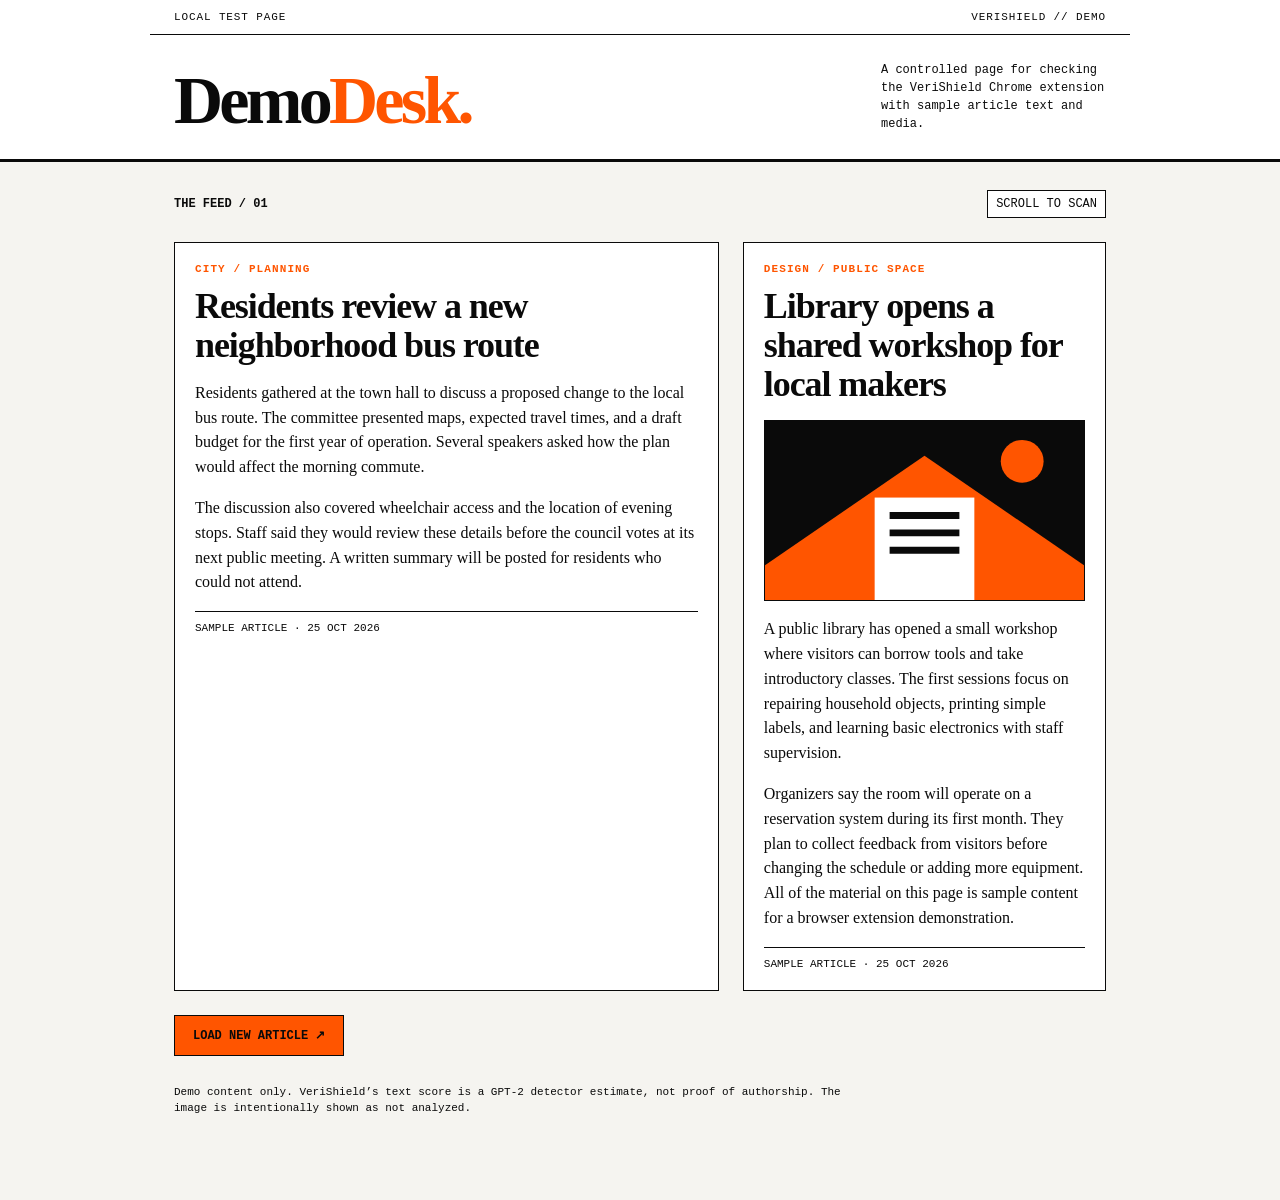
<file: demo/index.html>
<!doctype html>
<html lang="en">
<head>
  <meta charset="utf-8">
  <meta name="viewport" content="width=device-width, initial-scale=1">
  <title>VeriShield Demo Desk</title>
  <style>
    :root { color-scheme: light; }
    * { box-sizing: border-box; }
    body { margin: 0; background: #f5f4f0; color: #0a0a0a; font-family: Georgia, serif; }
    header { border-bottom: 3px solid #0a0a0a; background: #fff; }
    .topline, .masthead, main { max-width: 980px; margin: auto; }
    .topline { display: flex; justify-content: space-between; padding: 11px 24px; border-bottom: 1px solid #0a0a0a; font: 11px ui-monospace, monospace; letter-spacing: .08em; }
    .masthead { display: flex; align-items: end; justify-content: space-between; gap: 24px; padding: 26px 24px; }
    h1 { margin: 0; font-size: clamp(38px, 6vw, 68px); line-height: .95; letter-spacing: -.055em; }
    .masthead p { max-width: 225px; margin: 0; font: 12px/1.5 ui-monospace, monospace; }
    .accent { color: #ff5500; }
    main { padding: 28px 24px 70px; }
    .intro { display: flex; justify-content: space-between; align-items: center; gap: 20px; margin-bottom: 24px; font: 12px ui-monospace, monospace; }
    .intro span { border: 1px solid #0a0a0a; padding: 6px 8px; background: #fff; }
    .feed { display: grid; grid-template-columns: minmax(0, 1.5fr) minmax(250px, 1fr); gap: 24px; }
    article { background: #fff; border: 1px solid #0a0a0a; padding: 20px; }
    article:nth-child(3) { grid-column: 1 / -1; }
    .kicker { margin: 0 0 12px; color: #ff5500; font: bold 11px ui-monospace, monospace; letter-spacing: .1em; }
    h2 { margin: 0 0 12px; font-size: clamp(24px, 3vw, 36px); line-height: 1.08; letter-spacing: -.03em; }
    article p:not(.kicker) { font-size: 16px; line-height: 1.55; }
    article img { display: block; width: 100%; height: auto; margin: 16px 0; border: 1px solid #0a0a0a; }
    .byline { border-top: 1px solid #0a0a0a; padding-top: 10px; font: 11px ui-monospace, monospace; }
    button { margin-top: 24px; padding: 12px 18px; border: 1px solid #0a0a0a; border-radius: 0; background: #ff5500; color: #0a0a0a; font: bold 12px ui-monospace, monospace; cursor: pointer; }
    button:focus-visible { outline: 2px solid #0a0a0a; outline-offset: 3px; }
    .disclaimer { max-width: 700px; margin-top: 28px; font: 11px/1.5 ui-monospace, monospace; }
    @media (max-width: 700px) { .feed { grid-template-columns: 1fr; } article:nth-child(3) { grid-column: auto; } .masthead { display: block; } .masthead p { margin-top: 14px; } }
  </style>
</head>
<body>
  <header>
    <div class="topline"><span>LOCAL TEST PAGE</span><span>VERISHIELD // DEMO</span></div>
    <div class="masthead"><h1>Demo<span class="accent">Desk.</span></h1><p>A controlled page for checking the VeriShield Chrome extension with sample article text and media.</p></div>
  </header>
  <main>
    <div class="intro"><strong>THE FEED / 01</strong><span>SCROLL TO SCAN</span></div>
    <div class="feed" id="feed">
      <article>
        <p class="kicker">CITY / PLANNING</p>
        <h2>Residents review a new neighborhood bus route</h2>
        <p>Residents gathered at the town hall to discuss a proposed change to the local bus route. The committee presented maps, expected travel times, and a draft budget for the first year of operation. Several speakers asked how the plan would affect the morning commute.</p>
        <p>The discussion also covered wheelchair access and the location of evening stops. Staff said they would review these details before the council votes at its next public meeting. A written summary will be posted for residents who could not attend.</p>
        <div class="byline">SAMPLE ARTICLE · 25 OCT 2026</div>
      </article>
      <article>
        <p class="kicker">DESIGN / PUBLIC SPACE</p>
        <h2>Library opens a shared workshop for local makers</h2>
        <img src="media.svg" alt="Abstract orange and black illustration of a workshop">
        <p>A public library has opened a small workshop where visitors can borrow tools and take introductory classes. The first sessions focus on repairing household objects, printing simple labels, and learning basic electronics with staff supervision.</p>
        <p>Organizers say the room will operate on a reservation system during its first month. They plan to collect feedback from visitors before changing the schedule or adding more equipment. All of the material on this page is sample content for a browser extension demonstration.</p>
        <div class="byline">SAMPLE ARTICLE · 25 OCT 2026</div>
      </article>
    </div>
    <button id="load-more" type="button">LOAD NEW ARTICLE ↗</button>
    <p class="disclaimer">Demo content only. VeriShield’s text score is a GPT-2 detector estimate, not proof of authorship. The image is intentionally shown as not analyzed.</p>
  </main>
  <script>
    document.getElementById('load-more').addEventListener('click', () => {
      const article = document.createElement('article');
      article.innerHTML = '<p class="kicker">COMMUNITY / LEARNING</p><h2>Students map trees around their school</h2><p>A group of students spent the afternoon cataloging trees along the streets near their school. They recorded each location, estimated the canopy width, and compared their notes with a public map. Teachers said the exercise connected classroom work to places students pass every day.</p><p>The group will return next week to check uncertain entries and share its findings with the neighborhood association. The map is a teaching project, and the article is sample text created for this VeriShield product demonstration.</p><div class="byline">NEW SAMPLE ARTICLE · ADDED LIVE</div>';
      document.getElementById('feed').append(article);
      document.getElementById('load-more').disabled = true;
      document.getElementById('load-more').textContent = 'ARTICLE ADDED TO FEED';
      article.scrollIntoView({ behavior: 'smooth', block: 'center' });
    });
  </script>
</body>
</html>
</file>
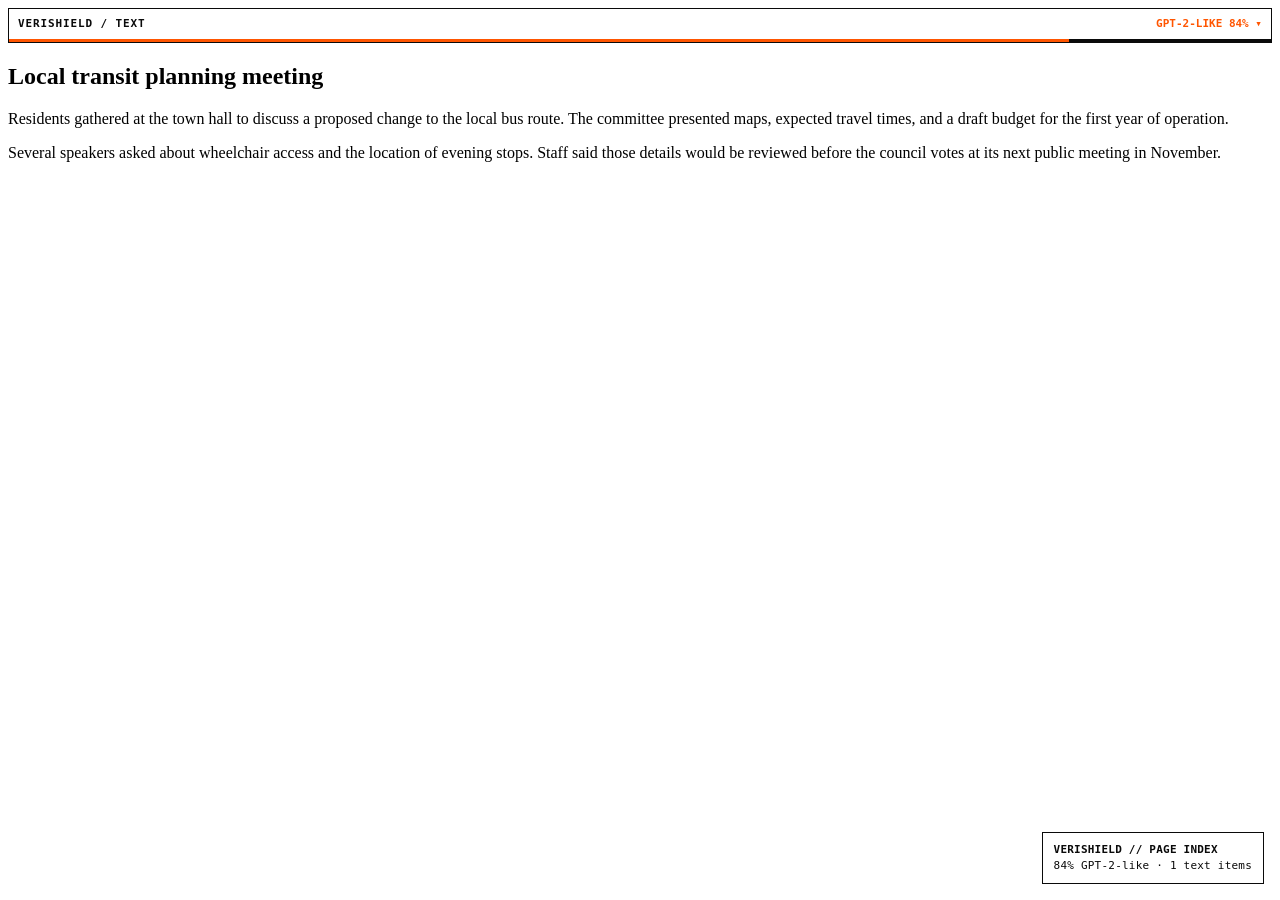
<file: test-fixture.html>
<!doctype html>
<html lang="en">
<meta charset="utf-8">
<title>VeriShield test article</title>
<link rel="stylesheet" href="verishield-extension/content.css">
<article>
  <h1>Local transit planning meeting</h1>
  <p>Residents gathered at the town hall to discuss a proposed change to the local bus route. The committee presented maps, expected travel times, and a draft budget for the first year of operation.</p>
  <p>Several speakers asked about wheelchair access and the location of evening stops. Staff said those details would be reviewed before the council votes at its next public meeting in November.</p>
</article>
<script>
  // Browser-only smoke fixture. The real extension supplies these APIs.
  window.chrome = {
    runtime: {
      onMessage: { addListener() {} },
      sendMessage(_request, callback) {
        callback({ ok: true, result: {
          status: "analyzed", ai_probability: 84, model_confidence: 84,
          word_count: 59, detail: "Test response"
        } });
      }
    },
    storage: {
      onChanged: { addListener() {} },
      local: { get(_defaults, callback) { callback({ verishieldActive: true }); } }
    }
  };
</script>
<script src="verishield-extension/content.js"></script>
</file>
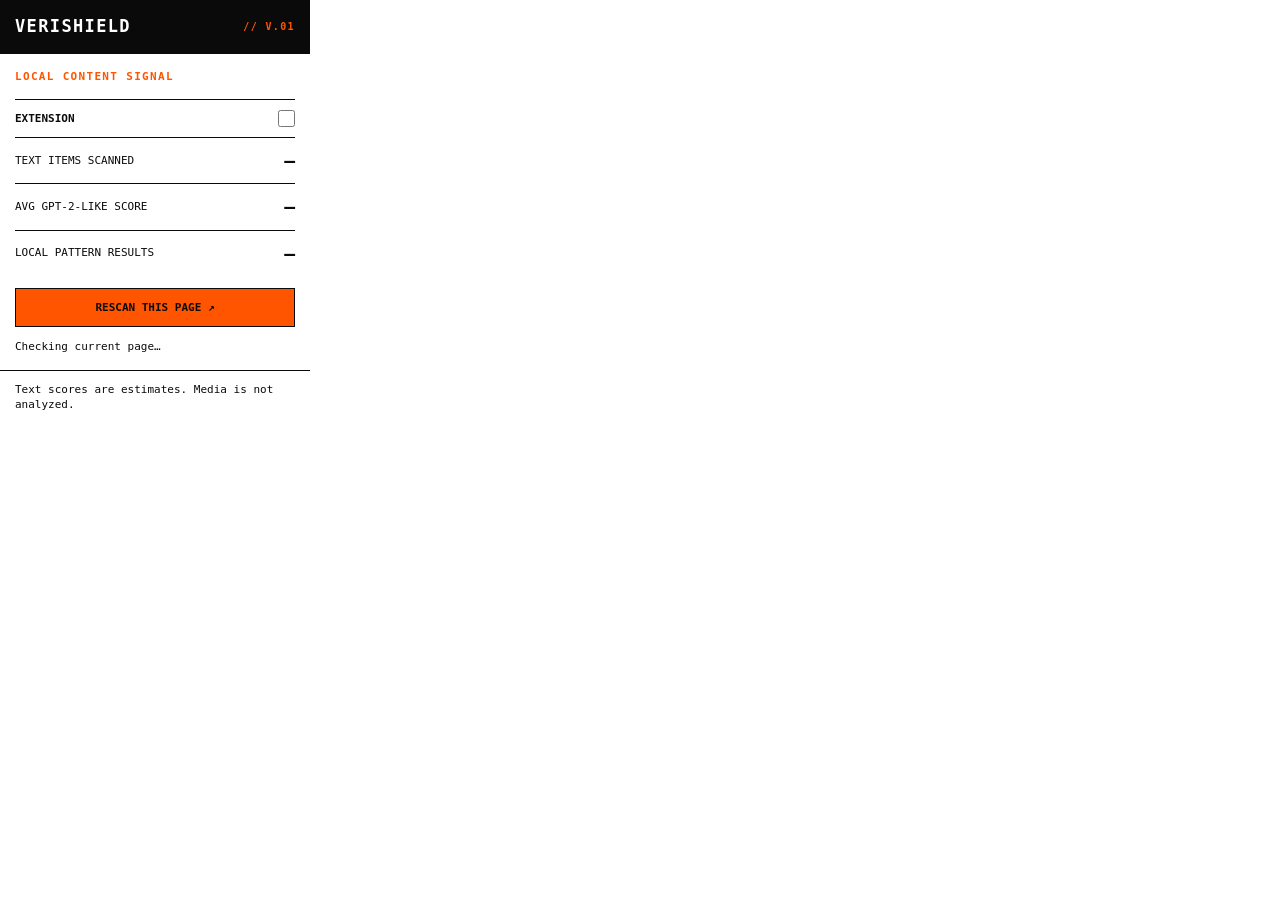
<file: verishield-extension/popup.html>
<!doctype html>
<html lang="en">
<head>
  <meta charset="utf-8">
  <meta name="viewport" content="width=device-width, initial-scale=1">
  <title>VeriShield</title>
  <link rel="stylesheet" href="popup.css">
</head>
<body>
  <header><span>VERISHIELD</span><span class="mark">// V.01</span></header>
  <main>
    <p class="eyebrow">LOCAL CONTENT SIGNAL</p>
    <div class="switch-row">
      <label for="active">EXTENSION</label>
      <input type="checkbox" id="active" aria-label="Enable VeriShield">
    </div>
    <div class="stat"><span>TEXT ITEMS SCANNED</span><strong id="scanned">—</strong></div>
    <div class="stat"><span>AVG GPT-2-LIKE SCORE</span><strong id="average">—</strong></div>
    <div class="stat"><span>LOCAL PATTERN RESULTS</span><strong id="patterns">—</strong></div>
    <button id="rescan" type="button">RESCAN THIS PAGE ↗</button>
    <p id="status" role="status">Checking current page…</p>
  </main>
  <footer>Text scores are estimates. Media is not analyzed.</footer>
  <script src="popup.js"></script>
</body>
</html>
</file>
<file: verishield-extension/content.css>
.verishield-root, .verishield-hud {
  all: initial;
  box-sizing: border-box;
  color: #0a0a0a;
  background: #fff;
  border: 1px solid #0a0a0a;
  font: 11px/1.45 ui-monospace, SFMono-Regular, Menlo, Consolas, monospace;
  letter-spacing: .02em;
  z-index: 2147483646;
}
.verishield-root *, .verishield-hud * { box-sizing: border-box; font: inherit; }
.verishield-root { display: block; width: 100%; min-width: 220px; margin: 8px 0; }
.verishield-toggle {
  appearance: none; display: flex; align-items: center; justify-content: space-between;
  gap: 10px; width: 100%; padding: 7px 9px; border: 0; border-radius: 0;
  background: #fff; color: #0a0a0a; cursor: pointer; text-align: left;
}
.verishield-toggle:focus-visible { outline: 2px solid #ff5500; outline-offset: 1px; }
.verishield-brand { font-weight: 800 !important; letter-spacing: .08em; }
.verishield-result { color: #ff5500; font-weight: 800 !important; text-align: right; }
.verishield-meter { height: 3px; width: 100%; background: #0a0a0a; }
.verishield-meter > span { display: block; height: 100%; width: 0; background: #ff5500; }
.verishield-detail { display: none; border-top: 1px solid #0a0a0a; padding: 8px 9px; background: #fff; }
.verishield-root[data-expanded="true"] .verishield-detail { display: block; }
.verishield-grid { display: grid; grid-template-columns: repeat(3, minmax(0, 1fr)); gap: 8px; }
.verishield-cell { min-width: 0; overflow-wrap: anywhere; }
.verishield-cell b { display: block; font-weight: 800 !important; }
.verishield-note { margin-top: 8px; border-top: 1px solid #0a0a0a; padding-top: 7px; }
.verishield-hud { position: fixed; right: 16px; bottom: 16px; padding: 9px 11px; max-width: 240px; }
.verishield-hud strong { display: block; font-weight: 800 !important; }
@media (max-width: 480px) { .verishield-hud { right: 8px; bottom: 8px; } }
</file>
<file: verishield-extension/popup.css>
:root { color-scheme: light; }
* { box-sizing: border-box; }
body { width: 310px; margin: 0; background: #fff; color: #0a0a0a; font: 11px/1.4 ui-monospace, SFMono-Regular, Menlo, Consolas, monospace; }
header { display: flex; justify-content: space-between; padding: 15px; background: #0a0a0a; color: #fff; font-size: 17px; font-weight: 800; letter-spacing: .08em; }
header .mark { color: #ff5500; font-size: 10px; align-self: center; }
main { padding: 15px; }
.eyebrow { margin: 0 0 15px; color: #ff5500; font-weight: 800; letter-spacing: .12em; }
.switch-row, .stat { display: flex; align-items: center; justify-content: space-between; border-top: 1px solid #0a0a0a; padding: 10px 0; }
.switch-row { font-weight: 800; }
.switch-row input { width: 17px; height: 17px; margin: 0; accent-color: #ff5500; }
.stat strong { font-size: 18px; }
button { display: block; width: 100%; margin-top: 12px; padding: 11px; border: 1px solid #0a0a0a; border-radius: 0; background: #ff5500; color: #0a0a0a; font: inherit; font-weight: 800; cursor: pointer; }
button:disabled { background: #fff; cursor: not-allowed; }
button:focus-visible, input:focus-visible { outline: 2px solid #ff5500; outline-offset: 2px; }
#status { min-height: 15px; margin: 12px 0 0; }
footer { border-top: 1px solid #0a0a0a; padding: 11px 15px; }
</file>
